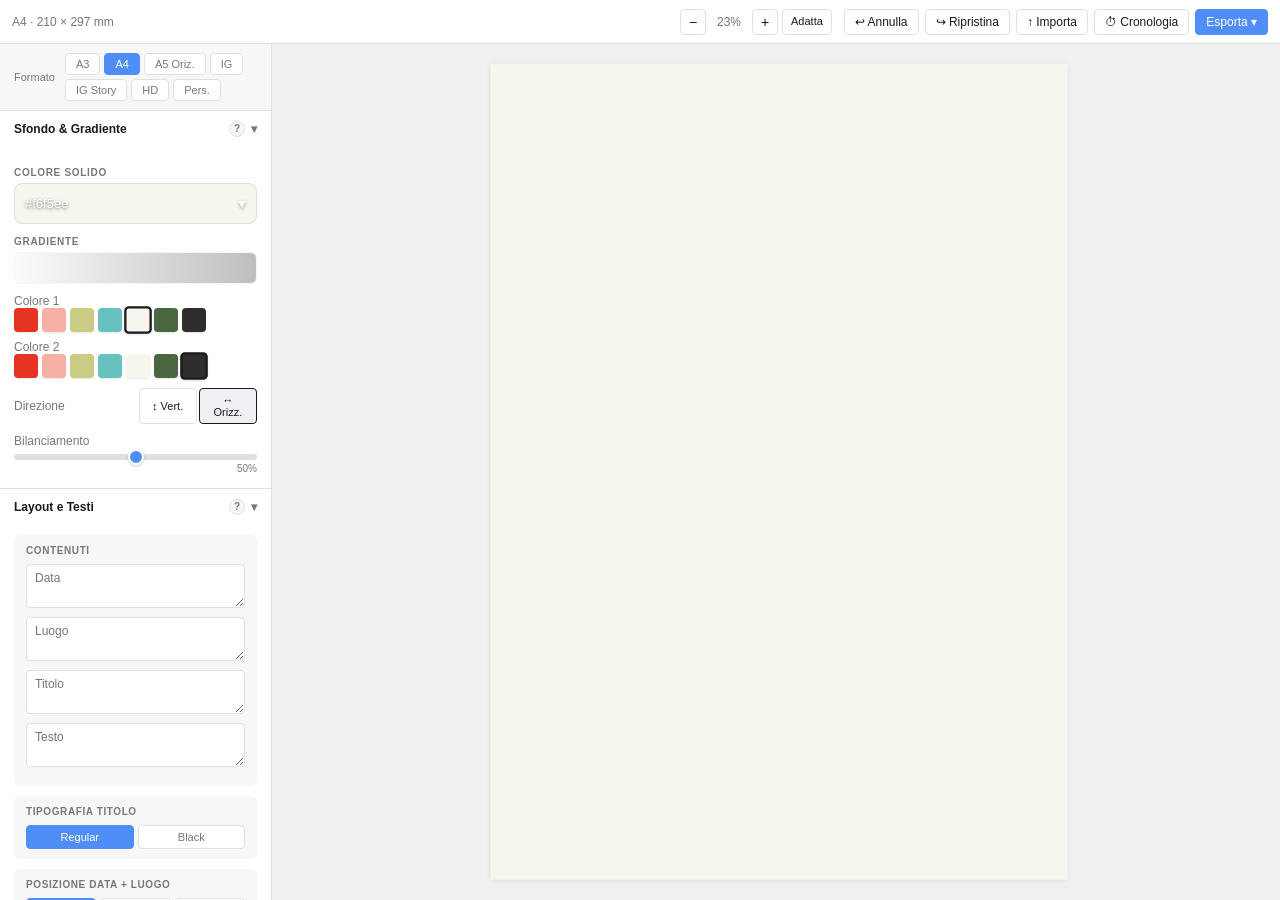
<file: index.html>
<!DOCTYPE html>
<html lang="it">
<head>
  <meta charset="UTF-8">
  <meta name="viewport" content="width=device-width, initial-scale=1.0">
  <title>Strumento Poster</title>
  <link rel="stylesheet" href="css/base.css">
  <link rel="stylesheet" href="css/editor.css">
</head>
<body>

  <!-- Loading overlay -->
  <div id="loading-overlay" class="loading-overlay">
    <div class="loading-inner">
      <div class="loading-spinner"></div>
      <span>Caricamento font…</span>
    </div>
  </div>

  <!-- ═══════════════════════════════════════════════ -->
  <!-- Editor                                         -->
  <!-- ═══════════════════════════════════════════════ -->
  <div id="screen-editor" class="screen active">

    <!-- Top Bar -->
    <div class="topbar">
      <span class="topbar-title" id="poster-size-label">210 × 297 mm</span>

      <div class="topbar-zoom">
        <button id="zoom-out" title="Zoom indietro">−</button>
        <span id="zoom-label">100%</span>
        <button id="zoom-in" title="Zoom avanti">+</button>
        <button id="zoom-fit" title="Adatta allo schermo">Adatta</button>
      </div>

      <div class="topbar-actions">
        <button id="btn-undo" class="topbar-btn" title="Annulla (Ctrl+Z)">↩ Annulla</button>
        <button id="btn-redo" class="topbar-btn" title="Ripristina (Ctrl+Y)">↪ Ripristina</button>
        <label class="topbar-btn" title="Importa JSON">
          ↑ Importa
          <input type="file" id="import-json-input" accept=".json" style="display:none">
        </label>
        <a class="topbar-btn" href="dashboard.html" title="Cronologia esportazioni">⏱ Cronologia</a>
        <div class="export-dropdown" id="export-dropdown">
          <button class="topbar-btn topbar-btn--accent" id="btn-export">Esporta ▾</button>
          <div class="export-menu" id="export-menu">
            <button data-format="png">PNG</button>
            <button data-format="pdf">PDF</button>
            <button data-format="json">JSON</button>
          </div>
        </div>
      </div>
    </div>

    <div class="editor-body">

      <!-- ═══════════════ LEFT PANEL ═══════════════ -->
      <aside class="left-panel" id="left-panel">

        <!-- Format Switcher -->
        <div class="size-switcher">
          <span class="size-switch-label">Formato</span>
          <div class="size-switch-btns">
            <button class="size-switch-btn" data-id="a3">A3</button>
            <button class="size-switch-btn" data-id="a4">A4</button>
            <button class="size-switch-btn" data-id="a5Landscape">A5 Oriz.</button>
            <button class="size-switch-btn" data-id="instagram">IG</button>
            <button class="size-switch-btn" data-id="instagramStory">IG Story</button>
            <button class="size-switch-btn" data-id="hd">HD</button>
            <button class="size-switch-btn" data-id="custom" id="btn-custom-toggle">Pers.</button>
          </div>
        </div>

        <!-- Custom size inputs -->
        <div class="custom-size-row" id="custom-size-row">
          <input type="number" id="custom-w" class="field-input" placeholder="L" min="10" max="2000" value="210">
          <span class="custom-sep">×</span>
          <input type="number" id="custom-h" class="field-input" placeholder="A" min="10" max="2000" value="297">
          <span class="custom-unit">mm</span>
          <button class="custom-apply-btn" id="btn-apply-custom">OK</button>
        </div>

        <!-- ── Sfondo ── -->
        <div class="panel-section" id="section-bg">
          <div class="section-header" data-target="section-bg-body">
            <span>Sfondo &amp; Gradiente</span>
            <div class="section-header-right">
              <button class="help-btn" data-tip="Clicca il pulsante colore per scegliere un colore solido dalla tavolozza. Nella sezione gradiente, scegli 2 colori, regola direzione e bilanciamento.">?</button>
              <span class="chevron">▾</span>
            </div>
          </div>
          <div class="section-body" id="section-bg-body">
            <div class="section-subheader">Colore solido</div>
            <div id="bg-solid-picker" class="swatch-group"></div>
            <div class="section-subheader" style="margin-top:12px">Gradiente</div>
            <div id="gradient-panel-container"></div>
          </div>
        </div>

        <!-- ── Layout e Testi ── -->
        <div class="panel-section" id="section-text">
          <div class="section-header" data-target="section-text-body">
            <span>Layout e Testi</span>
            <div class="section-header-right">
              <button class="help-btn" data-tip="Inserisci Data, Luogo, Titolo e Testo. Scegli posizione di Data+Luogo, tipografia del titolo (Regular/Black), dimensioni e colori.">?</button>
              <span class="chevron">▾</span>
            </div>
          </div>
          <div class="section-body" id="section-text-body">
            <div id="text-section-content"></div>
          </div>
        </div>

        <!-- ── Sfondo ── -->
        <div class="panel-section" id="section-library">
          <div class="section-header collapsed-hd" data-target="section-library-body">
            <span>Libreria</span>
            <div class="section-header-right">
              <button class="help-btn" data-tip="Clicca su una lettera per aggiungerla al canvas come elemento decorativo. Trascina la lettera sul canvas per spostarla.">?</button>
              <span class="chevron">▾</span>
            </div>
          </div>
          <div class="section-body collapsed" id="section-library-body">
            <div id="library-tabs-container"></div>
            <div id="overlay-controls"></div>
          </div>
        </div>

        <!-- ── Importa Logo ── -->
        <div class="panel-section" id="section-logoimport">
          <div class="section-header collapsed-hd" data-target="section-logoimport-body">
            <span>Importa Logo</span>
            <div class="section-header-right">
              <button class="help-btn" data-tip="Importa un logo PNG o SVG. I loghi si posizionano automaticamente in fondo alla pagina, distribuiti orizzontalmente.">?</button>
              <span class="chevron">▾</span>
            </div>
          </div>
          <div class="section-body collapsed" id="section-logoimport-body">
            <label class="upload-btn" style="display:block;text-align:center;width:100%;margin-bottom:8px">
              + Aggiungi logo
              <input type="file" id="add-logo-input" accept="image/png,image/svg+xml,.svg" style="display:none">
            </label>
            <div id="logo-controls"></div>
          </div>
        </div>

        <!-- ── QR Code ── -->
        <div class="panel-section" id="section-qr">
          <div class="section-header collapsed-hd" data-target="section-qr-body">
            <span>QR Code</span>
            <div class="section-header-right">
              <button class="help-btn" data-tip="Genera un QR code personalizzato. Inserisci un URL, regola dimensione e posizione.">?</button>
              <span class="chevron">▾</span>
            </div>
          </div>
          <div class="section-body collapsed" id="section-qr-body">
            <div id="qr-controls"></div>
          </div>
        </div>

        <!-- ── Sfondo Pattern ── -->
        <div class="panel-section" id="section-patternbg">
          <div class="section-header collapsed-hd" data-target="section-patternbg-body">
            <span>Sfondo Pattern</span>
            <div class="section-header-right">
              <button class="help-btn" data-tip="Sfondo decorativo a griglia con icone. Scegli colonne, righe, icona e colore, poi clicca Genera.">?</button>
              <span class="chevron">▾</span>
            </div>
          </div>
          <div class="section-body collapsed" id="section-patternbg-body">
            <div id="pattern-bg-controls"></div>
          </div>
        </div>

      </aside>

      <div class="sidebar-resize-handle" id="sidebar-resize-handle"></div>

      <!-- ═══════════════ CANVAS AREA ═══════════════ -->
      <main class="canvas-area" id="canvas-area">
        <div id="artboard">
          <canvas id="canvas"></canvas>
          <!-- Selection outline for letter overlays. DOM-rendered so exports
               stay clean and so it can follow the cursor smoothly during drag.
               JS toggles display + sets left/top/width/height in canvas-pixel
               coords (artboard is in canvas-pixel space). -->
          <div id="overlay-outline" class="overlay-outline" aria-hidden="true"></div>
        </div>
      </main>

    </div>
  </div>

  <!-- Hidden SVG for text measurement (getBBox) — needs large viewport for accurate rendering -->
  <svg id="measureSVG" xmlns="http://www.w3.org/2000/svg"
       style="position:absolute;top:-9999px;left:-9999px;opacity:0;pointer-events:none;width:4000px;height:200px;overflow:visible;">
  </svg>

  <!-- Scripts — plain (no type="module"), loaded in dependency order -->
  <script src="js/vendor/jspdf.umd.min.js"></script>
  <script src="js/font-data.js"></script>
  <script src="js/config.js"></script>
  <script src="js/assets.js"></script>
  <script src="js/wrap.js"></script>
  <script src="js/render.js"></script>
  <script src="js/qrcode.js"></script>
  <script src="js/app.js"></script>
  <script src="js/export.js"></script>

  <div id="tutorial-overlay" class="tutorial-overlay" style="display:none"></div>
</body>
</html>
</file>
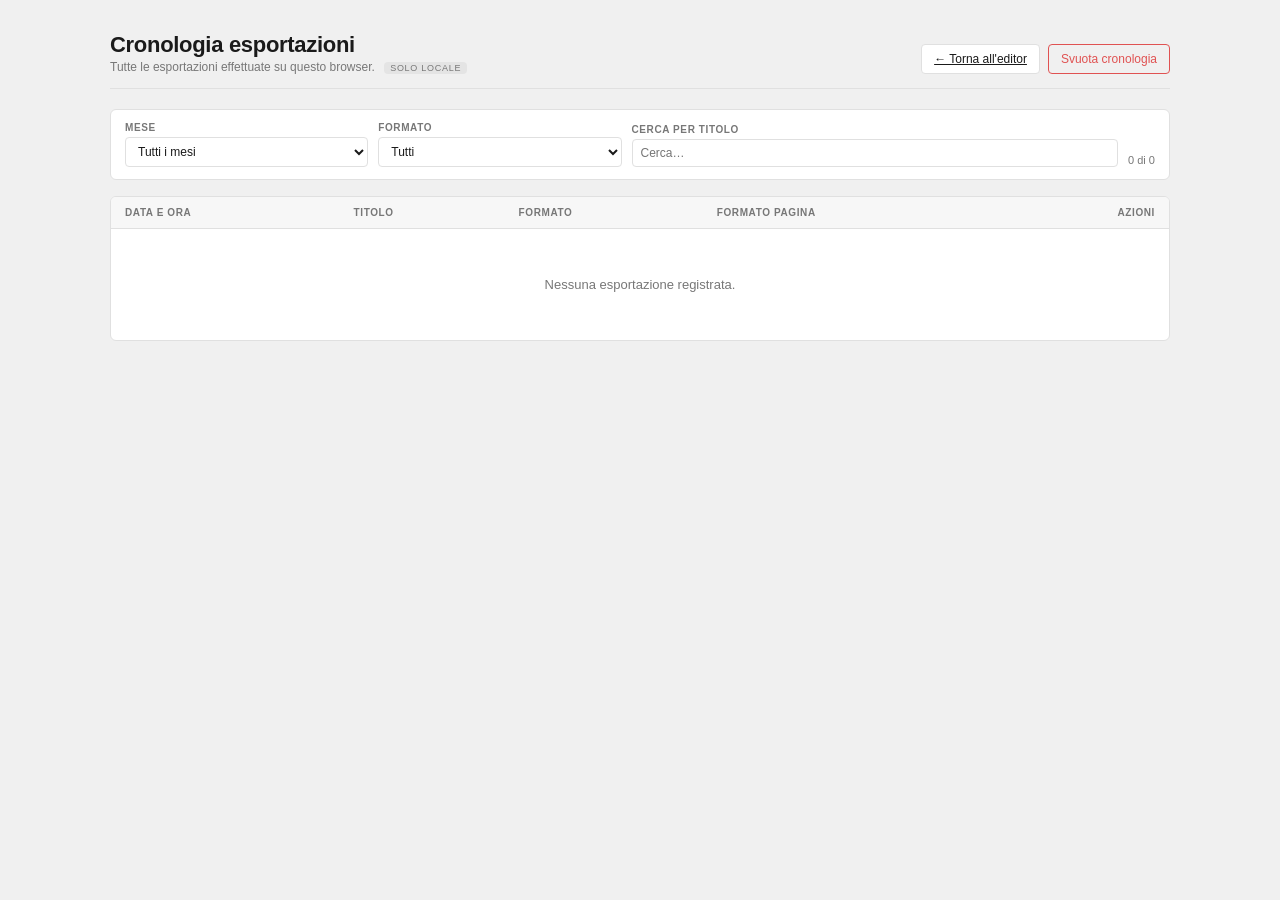
<file: dashboard.html>
<!DOCTYPE html>
<html lang="it">
<head>
  <meta charset="UTF-8">
  <meta name="viewport" content="width=device-width, initial-scale=1.0">
  <title>Cronologia esportazioni — Strumento Poster</title>
  <link rel="stylesheet" href="css/base.css">
  <style>
    /* Dashboard-specific overrides — base.css defines tokens (--accent, --border, --text, ...) */
    html, body { overflow: auto; }
    body {
      background: var(--bg-app);
      color: var(--text);
      font-family: -apple-system, BlinkMacSystemFont, 'Segoe UI', sans-serif;
      font-size: 13px;
    }

    .page {
      max-width: 1100px;
      margin: 32px auto;
      padding: 0 20px 64px;
    }

    .header {
      display: flex;
      justify-content: space-between;
      align-items: flex-end;
      gap: 16px;
      padding-bottom: 14px;
      border-bottom: 1px solid var(--border);
      margin-bottom: 20px;
      flex-wrap: wrap;
    }
    .header h1 { font-size: 22px; font-weight: 700; margin: 0 0 2px; letter-spacing: -0.3px; }
    .header p { color: var(--text-muted); margin: 0; font-size: 12px; }

    .btn {
      padding: 7px 12px;
      border: 1px solid var(--border);
      border-radius: var(--radius-sm);
      font-size: 12px;
      font-weight: 500;
      color: var(--text);
      background: var(--bg-panel);
      cursor: pointer;
      transition: background var(--transition), border-color var(--transition);
      display: inline-flex; align-items: center; gap: 6px;
      font-family: inherit;
    }
    .btn:hover { background: var(--bg-section-hov); border-color: #bbb; }
    .btn--accent { background: var(--accent); border-color: var(--accent); color: #fff; }
    .btn--accent:hover { background: var(--accent-hov); border-color: var(--accent-hov); }
    .btn--danger { color: var(--danger); border-color: var(--danger); background: transparent; }
    .btn--danger:hover { background: var(--danger); color: #fff; }

    .toolbar {
      display: flex; gap: 10px; flex-wrap: wrap;
      align-items: flex-end;
      padding: 12px 14px;
      background: var(--bg-panel);
      border: 1px solid var(--border);
      border-radius: var(--radius);
      margin-bottom: 16px;
    }
    .toolbar .field { display: flex; flex-direction: column; gap: 4px; flex: 1; min-width: 180px; }
    .toolbar label {
      font-size: 10px; text-transform: uppercase; letter-spacing: 0.06em;
      color: var(--text-muted); font-weight: 700;
    }
    .toolbar select, .toolbar input[type="text"] {
      padding: 6px 8px; border: 1px solid var(--border);
      border-radius: var(--radius-sm); font-size: 12px;
      font-family: inherit; color: var(--text);
      background: var(--bg-panel); outline: none;
      transition: border-color var(--transition);
    }
    .toolbar select:focus, .toolbar input[type="text"]:focus { border-color: var(--border-focus); }
    .toolbar .stretch { margin-left: auto; }

    .tablewrap {
      background: var(--bg-panel);
      border: 1px solid var(--border);
      border-radius: var(--radius);
      overflow: hidden;
    }
    table { width: 100%; border-collapse: collapse; }
    th, td { padding: 10px 14px; text-align: left; vertical-align: middle; }
    th {
      font-size: 10px; text-transform: uppercase; letter-spacing: 0.06em;
      color: var(--text-muted); font-weight: 700;
      background: var(--bg-section);
      border-bottom: 1px solid var(--border);
    }
    td { border-bottom: 1px solid var(--border); font-size: 13px; }
    tr:last-child td { border-bottom: none; }
    tr:hover td { background: var(--bg-section); }
    .col-actions { text-align: right; white-space: nowrap; }
    .col-actions .btn { padding: 4px 8px; font-size: 11px; }

    .badge {
      display: inline-block;
      padding: 2px 7px;
      border-radius: 999px;
      font-size: 10px;
      font-weight: 700;
      text-transform: uppercase;
      letter-spacing: 0.04em;
      background: var(--bg-section);
      color: var(--text-muted);
    }
    .badge--png  { background: rgba(34,197,94,0.12);  color: #16803c; }
    .badge--pdf  { background: rgba(239,68,68,0.12);  color: #b91c1c; }
    .badge--json { background: rgba(79,142,247,0.14); color: #1e57c8; }

    .empty {
      padding: 48px 16px;
      text-align: center;
      color: var(--text-muted);
      font-size: 13px;
    }

    .src {
      display: inline-block;
      font-size: 9px;
      text-transform: uppercase;
      letter-spacing: 0.08em;
      padding: 1px 6px;
      border-radius: 4px;
      margin-left: 6px;
      background: rgba(0,0,0,0.05);
      color: var(--text-muted);
    }

    /* Confirmation modal */
    .modal-backdrop {
      position: fixed; inset: 0;
      background: rgba(0,0,0,0.4);
      display: none;
      align-items: center; justify-content: center;
      z-index: 1000;
    }
    .modal-backdrop.show { display: flex; }
    .modal {
      background: var(--bg-panel);
      padding: 22px 26px;
      border-radius: var(--radius);
      max-width: 380px; width: 92%;
      box-shadow: 0 10px 40px rgba(0,0,0,0.18);
    }
    .modal h2 { margin: 0 0 6px; font-size: 16px; }
    .modal p { margin: 0 0 18px; color: var(--text-muted); font-size: 13px; }
    .modal-actions { display: flex; gap: 8px; justify-content: flex-end; }

    .toast {
      position: fixed;
      bottom: 18px; right: 18px;
      padding: 10px 18px;
      background: #1a1a1a; color: #fff;
      border-radius: var(--radius);
      font-size: 12px;
      box-shadow: 0 6px 22px rgba(0,0,0,0.18);
      transform: translateY(80px);
      transition: transform 0.25s cubic-bezier(0.175,0.885,0.32,1.275);
      z-index: 1100;
    }
    .toast.show { transform: translateY(0); }
  </style>
</head>
<body>
  <div class="page">
    <div class="header">
      <div>
        <h1>Cronologia esportazioni</h1>
        <p>Tutte le esportazioni effettuate su questo browser. <span id="src-info" class="src">solo locale</span></p>
      </div>
      <div style="display:flex; gap:8px;">
        <a href="index.html" class="btn">← Torna all'editor</a>
        <button class="btn btn--danger" id="btn-clear">Svuota cronologia</button>
      </div>
    </div>

    <div class="toolbar">
      <div class="field">
        <label for="filter-month">Mese</label>
        <select id="filter-month">
          <option value="all">Tutti i mesi</option>
        </select>
      </div>
      <div class="field">
        <label for="filter-format">Formato</label>
        <select id="filter-format">
          <option value="all">Tutti</option>
          <option value="png">PNG</option>
          <option value="pdf">PDF</option>
          <option value="json">JSON</option>
        </select>
      </div>
      <div class="field" style="flex:2">
        <label for="filter-search">Cerca per titolo</label>
        <input type="text" id="filter-search" placeholder="Cerca…">
      </div>
      <div class="stretch">
        <span id="count" style="font-size:11px;color:var(--text-muted)"></span>
      </div>
    </div>

    <div class="tablewrap">
      <table id="logs-table">
        <thead>
          <tr>
            <th>Data e ora</th>
            <th>Titolo</th>
            <th>Formato</th>
            <th>Formato pagina</th>
            <th class="col-actions">Azioni</th>
          </tr>
        </thead>
        <tbody id="logs-body"></tbody>
      </table>
      <div class="empty" id="empty" style="display:none">
        Nessuna esportazione registrata.
      </div>
    </div>
  </div>

  <!-- Confirm modal -->
  <div class="modal-backdrop" id="modal-backdrop">
    <div class="modal">
      <h2 id="modal-title">Sei sicuro?</h2>
      <p id="modal-text">Questa azione non può essere annullata.</p>
      <div class="modal-actions">
        <button class="btn" id="modal-cancel">Annulla</button>
        <button class="btn btn--accent" id="modal-ok">Conferma</button>
      </div>
    </div>
  </div>

  <div class="toast" id="toast"></div>

  <script>
    // ──────────────────────────────────────────────────────────────
    // State
    // ──────────────────────────────────────────────────────────────
    let allLogs = [];      // merged local + server
    let serverAvailable = false;
    const LS_KEY = 'poster_logs';

    // ──────────────────────────────────────────────────────────────
    // Helpers
    // ──────────────────────────────────────────────────────────────
    const $ = (id) => document.getElementById(id);

    function escHTML(s) {
      return String(s == null ? '' : s)
        .replace(/&/g,'&amp;').replace(/</g,'&lt;').replace(/>/g,'&gt;')
        .replace(/"/g,'&quot;').replace(/'/g,'&#39;');
    }

    function formatDate(iso) {
      if (!iso) return '—';
      // Accept ISO ('2026-01-01T...') or 'YYYY-MM-DD HH:MM:SS'
      const d = new Date(typeof iso === 'string' ? iso.replace(' ', 'T') : iso);
      if (isNaN(d)) return iso;
      return d.toLocaleString('it-IT');
    }

    function monthKey(iso) {
      if (typeof iso !== 'string') return '';
      // Take YYYY-MM regardless of separator (T or space)
      return iso.substring(0, 7);
    }

    function safeFilename(title) {
      return String(title || 'export').replace(/[/\\?%*:|"<>]/g, '-').trim().slice(0, 64) || 'export';
    }

    function showToast(msg) {
      const t = $('toast');
      t.textContent = msg;
      t.classList.add('show');
      clearTimeout(showToast._t);
      showToast._t = setTimeout(() => t.classList.remove('show'), 2500);
    }

    function confirmDialog(title, text) {
      return new Promise(resolve => {
        $('modal-title').textContent = title;
        $('modal-text').textContent = text;
        $('modal-backdrop').classList.add('show');
        const cleanup = (val) => {
          $('modal-backdrop').classList.remove('show');
          $('modal-cancel').onclick = null;
          $('modal-ok').onclick = null;
          resolve(val);
        };
        $('modal-cancel').onclick = () => cleanup(false);
        $('modal-ok').onclick     = () => cleanup(true);
      });
    }

    // ──────────────────────────────────────────────────────────────
    // Data loading — local + (optional) server, deduped by id
    // ──────────────────────────────────────────────────────────────
    function loadLocal() {
      try {
        const raw = localStorage.getItem(LS_KEY);
        const arr = raw ? JSON.parse(raw) : [];
        return Array.isArray(arr) ? arr.map(e => ({ ...e, _src: 'local' })) : [];
      } catch (e) {
        console.warn('[dashboard] localStorage read failed:', e);
        return [];
      }
    }

    async function loadServer() {
      try {
        // Try the dashboard endpoint first; fall back to none if 404 (static host).
        const res = await fetch('dashboard_api.php?action=list_logs&t=' + Date.now(), { cache: 'no-store' });
        if (!res.ok) return [];
        const data = await res.json();
        if (data.status !== 'success' || !Array.isArray(data.logs)) return [];
        serverAvailable = true;
        return data.logs.map(e => ({ ...e, _src: 'server' }));
      } catch (e) {
        return [];
      }
    }

    function mergeLogs(local, server) {
      // Dedupe by id, prefer the entry that has state attached.
      const map = new Map();
      const consider = (e) => {
        if (!e || e.id == null) return;
        const prev = map.get(e.id);
        if (!prev) { map.set(e.id, e); return; }
        // Prefer entry with state; otherwise keep first.
        if (!prev.state && e.state) map.set(e.id, e);
      };
      local.forEach(consider);
      server.forEach(consider);
      // Sort newest first
      return [...map.values()].sort((a, b) => {
        const ta = new Date(typeof a.timestamp === 'string' ? a.timestamp.replace(' ','T') : a.timestamp).getTime() || 0;
        const tb = new Date(typeof b.timestamp === 'string' ? b.timestamp.replace(' ','T') : b.timestamp).getTime() || 0;
        return tb - ta;
      });
    }

    async function reload() {
      const [local, server] = await Promise.all([Promise.resolve(loadLocal()), loadServer()]);
      allLogs = mergeLogs(local, server);
      $('src-info').textContent = serverAvailable ? 'locale + server' : 'solo locale';
      buildMonthFilter();
      render();
    }

    // ──────────────────────────────────────────────────────────────
    // Filtering / rendering
    // ──────────────────────────────────────────────────────────────
    function buildMonthFilter() {
      const sel = $('filter-month');
      const current = sel.value;
      const months = [...new Set(allLogs.map(l => monthKey(l.timestamp)).filter(Boolean))]
        .sort().reverse();
      const labels = { '01':'Gennaio','02':'Febbraio','03':'Marzo','04':'Aprile','05':'Maggio','06':'Giugno','07':'Luglio','08':'Agosto','09':'Settembre','10':'Ottobre','11':'Novembre','12':'Dicembre' };
      let html = '<option value="all">Tutti i mesi</option>';
      months.forEach(m => {
        const [y, mm] = m.split('-');
        html += `<option value="${m}">${labels[mm] || mm} ${y}</option>`;
      });
      sel.innerHTML = html;
      sel.value = months.includes(current) ? current : 'all';
    }

    function getFiltered() {
      const month  = $('filter-month').value;
      const format = $('filter-format').value;
      const search = $('filter-search').value.toLowerCase().trim();
      return allLogs.filter(l => {
        if (month  !== 'all' && monthKey(l.timestamp) !== month) return false;
        if (format !== 'all' && l.format !== format) return false;
        if (search && !String(l.title || '').toLowerCase().includes(search)) return false;
        return true;
      });
    }

    function render() {
      const tbody = $('logs-body');
      const filtered = getFiltered();
      $('count').textContent = `${filtered.length} di ${allLogs.length}`;

      if (filtered.length === 0) {
        tbody.innerHTML = '';
        $('empty').style.display = 'block';
        $('empty').textContent = allLogs.length === 0
          ? 'Nessuna esportazione registrata.'
          : 'Nessun risultato per i filtri selezionati.';
        return;
      }
      $('empty').style.display = 'none';

      tbody.innerHTML = filtered.map(l => {
        const fmt = String(l.format || '').toLowerCase();
        const fmtClass = (fmt === 'png' || fmt === 'pdf' || fmt === 'json') ? `badge--${fmt}` : '';
        return `
          <tr data-id="${escHTML(l.id)}">
            <td style="color:var(--text-muted)">
              ${escHTML(formatDate(l.timestamp))}
              <span class="src">${escHTML(l._src)}</span>
            </td>
            <td><strong>${escHTML(l.title || 'Senza Titolo')}</strong></td>
            <td><span class="badge ${fmtClass}">${escHTML(l.format || '—')}</span></td>
            <td style="color:var(--text-muted)">${escHTML(l.sizeId || '—')}</td>
            <td class="col-actions">
              ${l.state ? `<button class="btn" data-action="download">↓ JSON</button>` : ''}
              <button class="btn btn--danger" data-action="delete">Elimina</button>
            </td>
          </tr>`;
      }).join('');
    }

    // ──────────────────────────────────────────────────────────────
    // Actions
    // ──────────────────────────────────────────────────────────────
    function downloadEntry(entry) {
      if (!entry.state) {
        showToast('Questa voce non ha lo stato salvato.');
        return;
      }
      const filename = `${safeFilename(entry.title)}_${(entry.timestamp || '').replace(/[: ]/g, '-')}.json`;
      const blob = new Blob([JSON.stringify(entry.state, null, 2)], { type: 'application/json' });
      const url = URL.createObjectURL(blob);
      const a = document.createElement('a');
      a.href = url; a.download = filename; a.click();
      setTimeout(() => URL.revokeObjectURL(url), 5000);
    }

    async function deleteEntry(entry) {
      const ok = await confirmDialog('Elimina voce', `Vuoi davvero eliminare l'export di "${entry.title || 'Senza Titolo'}"?`);
      if (!ok) return;

      // Local removal
      try {
        const raw = localStorage.getItem(LS_KEY);
        const arr = raw ? JSON.parse(raw) : [];
        if (Array.isArray(arr)) {
          const next = arr.filter(e => String(e.id) !== String(entry.id));
          localStorage.setItem(LS_KEY, JSON.stringify(next));
        }
      } catch (e) { console.warn('[dashboard] local delete failed:', e); }

      // Server removal (best effort — only if server endpoint is present)
      if (serverAvailable) {
        try {
          await fetch(`dashboard_api.php?action=delete_log&id=${encodeURIComponent(entry.id)}`, { cache: 'no-store' });
        } catch (e) { /* ignore */ }
      }

      showToast('Voce eliminata.');
      reload();
    }

    async function clearAll() {
      const ok = await confirmDialog('Svuota cronologia', 'Verranno rimosse TUTTE le voci da questo browser. Procedere?');
      if (!ok) return;
      try { localStorage.removeItem(LS_KEY); } catch (e) {}
      if (serverAvailable) {
        try { await fetch('dashboard_api.php?action=clear_logs', { cache: 'no-store' }); } catch (e) {}
      }
      showToast('Cronologia svuotata.');
      reload();
    }

    // Event delegation for table actions
    $('logs-body').addEventListener('click', (e) => {
      const btn = e.target.closest('button[data-action]');
      if (!btn) return;
      const tr = btn.closest('tr');
      if (!tr) return;
      const id = tr.dataset.id;
      const entry = allLogs.find(l => String(l.id) === String(id));
      if (!entry) return;
      if (btn.dataset.action === 'download') downloadEntry(entry);
      if (btn.dataset.action === 'delete')   deleteEntry(entry);
    });

    // Filter listeners
    $('filter-month').addEventListener('change', render);
    $('filter-format').addEventListener('change', render);
    $('filter-search').addEventListener('input', render);
    $('btn-clear').addEventListener('click', clearAll);

    // Init
    reload();
  </script>
</body>
</html>
</file>
<file: css/base.css>
/* ── Design Tokens ─────────────────────────────────────── */
:root {
  --bg-app:        #f0f0f0;
  --bg-panel:      #ffffff;
  --bg-section:    #f7f7f7;
  --bg-section-hov:#eef0f3;
  --border:        #e0e0e0;
  --border-focus:  #4f8ef7;
  --text:          #1a1a1a;
  --text-muted:    #777777;
  --accent:        #4f8ef7;
  --accent-hov:    #3a7de8;
  --danger:        #e05252;
  --paper-shadow:  0 4px 24px rgba(0,0,0,0.12), 0 1px 4px rgba(0,0,0,0.08);
  --radius:        6px;
  --radius-sm:     4px;
  --panel-w:       272px;
  --topbar-h:      44px;
  --transition:    0.15s ease;
}

/* ── Reset ─────────────────────────────────────────────── */
*, *::before, *::after { box-sizing: border-box; margin: 0; padding: 0; }

html, body {
  height: 100%;
  font-family: -apple-system, BlinkMacSystemFont, 'Segoe UI', sans-serif;
  font-size: 13px;
  color: var(--text);
  background: var(--bg-app);
  overflow: hidden;
}

/* ── Screen switcher ───────────────────────────────────── */
.screen { display: none; }
.screen.active { display: flex; flex-direction: column; height: 100vh; }

/* ── Buttons ───────────────────────────────────────────── */
button {
  font-family: inherit;
  font-size: 13px;
  cursor: pointer;
  border: none;
  background: none;
}

/* ── Field rows (shared panel inputs) ─────────────────── */
.field-row {
  display: flex;
  align-items: center;
  gap: 8px;
  padding: 5px 0;
}

.field-label {
  flex: 1;
  color: var(--text-muted);
  font-size: 12px;
}

.field-input {
  width: 72px;
  padding: 4px 6px;
  border: 1px solid var(--border);
  border-radius: var(--radius-sm);
  font-size: 12px;
  font-family: inherit;
  color: var(--text);
  background: var(--bg-panel);
  outline: none;
  transition: border-color var(--transition);
}
.field-input:focus { border-color: var(--border-focus); }

.field-color {
  width: 32px;
  height: 24px;
  padding: 1px;
  border: 1px solid var(--border);
  border-radius: var(--radius-sm);
  cursor: pointer;
  background: none;
}

/* ── Unified slider design (covers all <input type="range">) ── */
input[type="range"],
.field-range {
  -webkit-appearance: none;
  appearance: none;
  width: 100%;
  flex: 1;
  height: 6px;
  background: var(--border);
  border-radius: 999px;
  border: none;
  outline: none;
  cursor: pointer;
  accent-color: var(--accent);
  transition: background 0.1s ease;
}
input[type="range"]::-webkit-slider-runnable-track,
.field-range::-webkit-slider-runnable-track {
  height: 6px;
  background: transparent;
  border-radius: 999px;
}
input[type="range"]::-moz-range-track,
.field-range::-moz-range-track {
  height: 6px;
  background: var(--border);
  border-radius: 999px;
  border: none;
}
input[type="range"]::-webkit-slider-thumb,
.field-range::-webkit-slider-thumb {
  -webkit-appearance: none;
  appearance: none;
  width: 16px;
  height: 16px;
  margin-top: -5px; /* center 16px thumb on 6px track */
  border-radius: 50%;
  background: var(--accent);
  border: 2px solid #fff;
  box-shadow: 0 1px 3px rgba(0,0,0,0.2);
  cursor: pointer;
  transition: transform 0.1s ease, box-shadow 0.1s ease;
}
input[type="range"]::-moz-range-thumb,
.field-range::-moz-range-thumb {
  width: 16px;
  height: 16px;
  border-radius: 50%;
  background: var(--accent);
  border: 2px solid #fff;
  box-shadow: 0 1px 3px rgba(0,0,0,0.2);
  cursor: pointer;
  transition: transform 0.1s ease, box-shadow 0.1s ease;
}
input[type="range"]:hover::-webkit-slider-thumb,
.field-range:hover::-webkit-slider-thumb {
  transform: scale(1.15);
  box-shadow: 0 2px 6px rgba(0,0,0,0.25);
}
input[type="range"]:hover::-moz-range-thumb,
.field-range:hover::-moz-range-thumb {
  transform: scale(1.15);
  box-shadow: 0 2px 6px rgba(0,0,0,0.25);
}
input[type="range"]:focus-visible,
.field-range:focus-visible {
  outline: 2px solid var(--accent);
  outline-offset: 2px;
}
input[type="range"]:disabled,
.field-range:disabled {
  opacity: 0.5;
  cursor: not-allowed;
}

.field-range-val {
  font-size: 11px;
  color: var(--text-muted);
  min-width: 30px;
  text-align: right;
}

/* ── Toggle switch ─────────────────────────────────────── */
.toggle {
  position: relative;
  display: inline-flex;
  cursor: pointer;
}
.toggle input { opacity: 0; width: 0; height: 0; position: absolute; }
.toggle-track {
  width: 32px;
  height: 18px;
  border-radius: 9px;
  background: var(--border);
  transition: background var(--transition);
  position: relative;
}
.toggle-track::after {
  content: '';
  position: absolute;
  top: 2px;
  left: 2px;
  width: 14px;
  height: 14px;
  border-radius: 50%;
  background: #fff;
  box-shadow: 0 1px 3px rgba(0,0,0,0.2);
  transition: transform var(--transition);
}
.toggle input:checked + .toggle-track { background: var(--accent); }
.toggle input:checked + .toggle-track::after { transform: translateX(14px); }

/* ── Swatch palette ─────────────────────────────────────── */
.swatch-group {
  display: flex;
  flex-direction: column;
  gap: 5px;
}
.swatch-chip {
  display: flex;
  align-items: center;
  gap: 8px;
  padding: 5px 8px;
  border: 1px solid var(--border);
  border-radius: var(--radius);
  cursor: pointer;
  background: var(--bg-panel);
  transition: border-color var(--transition), box-shadow var(--transition);
  user-select: none;
}
.swatch-chip:hover { border-color: #bbb; }
.swatch-chip.selected {
  border-color: var(--text);
  box-shadow: 0 0 0 2px rgba(0,0,0,0.15);
}
.swatch-box {
  width: 18px;
  height: 18px;
  border-radius: var(--radius-sm);
  border: 1px solid rgba(0,0,0,0.1);
  flex-shrink: 0;
}
.swatch-name {
  font-size: 12px;
  color: var(--text);
}
.swatch-box--gradient {
  width: 56px;
}

/* ── Section sub-header ─────────────────────────────────── */
.section-subheader {
  font-size: 10px;
  font-weight: 600;
  color: var(--text-muted);
  text-transform: uppercase;
  letter-spacing: 0.07em;
  margin: 10px 0 5px;
}

/* ── Control groups (sidebar grouping) ──────────────────── */
.ctrl-group {
  background: var(--bg-section);
  border-radius: var(--radius);
  padding: 10px 12px;
  margin-bottom: 10px;
}
.ctrl-group-label {
  font-size: 10px;
  font-weight: 700;
  color: var(--text-muted);
  text-transform: uppercase;
  letter-spacing: 0.06em;
  margin-bottom: 8px;
}
.ctrl-btn-group {
  display: flex;
  gap: 4px;
  margin-bottom: 6px;
}
.ctrl-btn-group:last-child { margin-bottom: 0; }
.ctrl-btn {
  flex: 1;
  padding: 5px 8px;
  border: 1px solid var(--border);
  border-radius: var(--radius-sm);
  font-size: 11px;
  font-weight: 500;
  color: var(--text-muted);
  background: var(--bg-panel);
  cursor: pointer;
  transition: background var(--transition), color var(--transition), border-color var(--transition);
  white-space: nowrap;
}
.ctrl-btn:hover { background: var(--bg-section-hov); color: var(--text); }
.ctrl-btn.active {
  background: var(--accent);
  border-color: var(--accent);
  color: #fff;
}
.ctrl-toggle-row {
  display: flex;
  align-items: center;
  gap: 8px;
  margin-bottom: 6px;
}
.ctrl-toggle-row:last-child { margin-bottom: 0; }
.ctrl-toggle-label {
  font-size: 12px;
  color: var(--text);
}
.ctrl-slider-row {
  display: flex;
  align-items: center;
  gap: 8px;
  margin-bottom: 6px;
}
.ctrl-slider-row:last-child { margin-bottom: 0; }
.ctrl-slider-label {
  flex: 1;
  font-size: 12px;
  color: var(--text-muted);
}
.ctrl-slider-val {
  font-size: 11px;
  color: var(--text-muted);
  min-width: 36px;
  text-align: right;
  font-variant-numeric: tabular-nums;
}

/* ── Textarea for poster text ────────────────────────────── */
.poster-textarea {
  width: 100%;
  min-height: 44px;
  resize: vertical;
  padding: 6px 8px;
  border: 1px solid var(--border);
  border-radius: var(--radius-sm);
  font-size: 12px;
  font-family: inherit;
  color: var(--text);
  background: var(--bg-panel);
  outline: none;
  transition: border-color var(--transition);
  margin-bottom: 6px;
}
.poster-textarea:focus { border-color: var(--border-focus); }

/* ── Slider row (uses unified slider style above) ───────── */
.slider-row {
  display: flex;
  flex-direction: column;
  gap: 3px;
  padding: 4px 0;
}

/* ── Layout buttons ─────────────────────────────────────── */
.layout-btns {
  display: flex;
  flex-wrap: wrap;
  gap: 4px;
  margin-bottom: 10px;
}
.layout-btn {
  padding: 4px 8px;
  border: 1px solid var(--border);
  border-radius: var(--radius-sm);
  font-size: 11px;
  font-weight: 500;
  color: var(--text-muted);
  background: var(--bg-panel);
  cursor: pointer;
  transition: background var(--transition), color var(--transition), border-color var(--transition);
  white-space: nowrap;
}
.layout-btn:hover { background: var(--bg-section-hov); color: var(--text); }
.layout-btn.active {
  background: var(--text);
  border-color: var(--text);
  color: #fff;
}

/* ── Background image row ───────────────────────────────── */
.bg-image-row {
  display: flex;
  gap: 6px;
  margin-top: 8px;
}

/* ── Letter library grid ────────────────────────────────── */
.letter-grid {
  display: grid;
  grid-template-columns: repeat(2, 1fr);
  gap: 4px;
  margin-bottom: 10px;
}
.letter-btn {
  padding: 10px 4px;
  border: 1px solid var(--border);
  border-radius: var(--radius-sm);
  font-size: 18px;
  font-family: 'QSci', sans-serif;
  font-weight: 400;
  color: var(--text);
  background: var(--bg-panel);
  cursor: pointer;
  text-align: center;
  transition: background var(--transition), border-color var(--transition), color var(--transition);
}
.letter-btn:hover {
  background: var(--bg-section-hov);
  border-color: var(--accent);
  color: var(--accent);
}

/* ── Overlay controls ───────────────────────────────────── */
.overlay-controls {
  margin-top: 4px;
  padding-top: 10px;
  border-top: 1px solid var(--border);
}
.overlay-hdr {
  font-size: 12px;
  font-weight: 600;
  color: var(--text);
  margin-bottom: 8px;
}
.overlay-hint {
  font-size: 11px;
  color: var(--text-muted);
  padding: 4px 0;
}
.overlay-del-btn {
  width: 100%;
  margin-top: 8px;
  padding: 6px 10px;
  border: 1px solid var(--border);
  border-radius: var(--radius-sm);
  font-size: 12px;
  color: var(--danger);
  background: transparent;
  cursor: pointer;
  transition: background var(--transition), border-color var(--transition);
  text-align: center;
}
.overlay-del-btn:hover { background: var(--bg-section-hov); border-color: var(--danger); }

/* ── Position grid ──────────────────────────────────────── */
.pos-element-section {
  margin-bottom: 14px;
}
.pos-element-label {
  font-weight: 600;
  margin-bottom: 5px;
}
.pos-grid {
  display: grid;
  grid-template-columns: repeat(3, 1fr);
  gap: 4px;
}
.pos-btn {
  padding: 8px 4px;
  border: 1px solid var(--border);
  border-radius: var(--radius-sm);
  font-size: 16px;
  color: var(--text-muted);
  background: var(--bg-panel);
  cursor: pointer;
  text-align: center;
  transition: background var(--transition), border-color var(--transition), color var(--transition);
}
.pos-btn:hover { background: var(--bg-section-hov); color: var(--text); }
.pos-btn.active {
  background: var(--text);
  border-color: var(--text);
  color: #fff;
}

/* ── Loading overlay ─────────────────────────────────────── */
.loading-overlay {
  position: fixed;
  inset: 0;
  background: var(--bg-app);
  z-index: 9999;
  display: flex;
  align-items: center;
  justify-content: center;
}
.loading-inner {
  display: flex;
  align-items: center;
  gap: 12px;
  font-size: 13px;
  color: var(--text-muted);
}
@keyframes spin { to { transform: rotate(360deg); } }
.loading-spinner {
  width: 18px;
  height: 18px;
  border: 2px solid var(--border);
  border-top-color: var(--accent);
  border-radius: 50%;
  animation: spin 0.7s linear infinite;
}
</file>
<file: css/editor.css>
/* ── Screen 2: Editor ──────────────────────────────────── */

#screen-editor {
  background: var(--bg-app);
  height: 100vh;
  overflow: hidden;
}

/* ── Top bar ───────────────────────────────────────────── */
.topbar {
  height: var(--topbar-h);
  background: var(--bg-panel);
  border-bottom: 1px solid var(--border);
  display: flex;
  align-items: center;
  gap: 12px;
  padding: 0 12px;
  flex-shrink: 0;
  z-index: 10;
}

.topbar-back {
  color: var(--text-muted);
  font-size: 12px;
  padding: 4px 8px;
  border: 1px solid var(--border);
  border-radius: var(--radius-sm);
  transition: color var(--transition), border-color var(--transition);
}
.topbar-back:hover { color: var(--text); border-color: #bbb; }

.topbar-title {
  font-size: 12px;
  color: var(--text-muted);
  flex: 1;
}

.topbar-zoom {
  display: flex;
  align-items: center;
  gap: 4px;
}

.topbar-zoom button {
  width: 26px;
  height: 26px;
  border: 1px solid var(--border);
  border-radius: var(--radius-sm);
  color: var(--text);
  font-size: 14px;
  line-height: 1;
  transition: background var(--transition);
}
.topbar-zoom button:hover { background: var(--bg-section); }

#zoom-label {
  font-size: 12px;
  color: var(--text-muted);
  min-width: 38px;
  text-align: center;
}

#zoom-fit {
  font-size: 11px;
  padding: 0 8px;
  width: auto;
}

/* ── Editor body ───────────────────────────────────────── */
.editor-body {
  display: flex;
  height: calc(100vh - var(--topbar-h));
  overflow: hidden;
}

/* ── Left panel ────────────────────────────────────────── */
.left-panel {
  width: var(--panel-w);
  flex-shrink: 0;
  background: var(--bg-panel);
  border-right: 1px solid var(--border);
  overflow-y: auto;
  overflow-x: hidden;
}

/* Thin scrollbar */
.left-panel::-webkit-scrollbar { width: 4px; }
.left-panel::-webkit-scrollbar-track { background: transparent; }
.left-panel::-webkit-scrollbar-thumb { background: var(--border); border-radius: 2px; }

/* ── Sidebar resize handle ──────────────────────────────── */
.sidebar-resize-handle {
  width: 6px;
  flex-shrink: 0;
  cursor: col-resize;
  background: transparent;
  transition: background 0.15s;
}
.sidebar-resize-handle:hover,
.sidebar-resize-handle:active {
  background: var(--accent);
}

/* ── Panel sections (accordion) ────────────────────────── */
.panel-section {
  border-bottom: 1px solid var(--border);
}

.section-header {
  display: flex;
  align-items: center;
  justify-content: space-between;
  padding: 10px 14px;
  cursor: pointer;
  font-size: 12px;
  font-weight: 600;
  color: var(--text);
  background: var(--bg-panel);
  user-select: none;
  transition: background var(--transition);
}
.section-header:hover { background: var(--bg-section-hov); }

.chevron {
  font-size: 12px;
  color: var(--text-muted);
  transition: transform var(--transition);
  display: inline-block;
}
.section-header.collapsed-hd .chevron { transform: rotate(-90deg); }

.section-body {
  padding: 10px 14px 14px;
  overflow: hidden;
  background: var(--bg-panel);
}
.section-body.collapsed { display: none; }

/* ── Canvas area ───────────────────────────────────────── */
/* ── Canvas area (artboard host) ────────────────────────── */
.canvas-area {
  flex: 1;
  overflow: hidden;
  position: relative;
  background: var(--bg-app);
  cursor: grab;
}
.canvas-area:active { cursor: grabbing; }

#artboard {
  position: absolute;
  top: 50%;
  left: 50%;
  transform-origin: 0 0;
  will-change: transform;
  line-height: 0;
  /* Compositor-only transform — no layout paint on zoom/pan */
  transform: translateZ(0);
}

#canvas {
  display: block;
  box-shadow: var(--paper-shadow);
  background: #fff;
}

/* Selection outline for letter overlays.
   Lives inside #artboard (same coordinate space as canvas pixels), so JS sets
   left/top/width/height directly in canvas px. Border scales with the artboard
   transform — that matches the previous SVG-rect behavior. */
.overlay-outline {
  position: absolute;
  display: none;
  pointer-events: none;
  border: 2px solid #4f8ef7;
  border-radius: 3px;
  box-sizing: border-box;
  z-index: 2;
}
.overlay-outline.visible { display: block; }

/* ── Format size switcher ───────────────────────────────── */
.size-switcher {
  display: flex;
  align-items: center;
  gap: 10px;
  padding: 9px 14px;
  border-bottom: 1px solid var(--border);
  background: var(--bg-section);
  flex-shrink: 0;
}
.size-switch-label {
  font-size: 11px;
  color: var(--text-muted);
  white-space: nowrap;
}
.size-switch-btns {
  display: flex;
  flex-wrap: wrap;
  gap: 4px;
}
.size-switch-btn {
  padding: 4px 10px;
  border: 1px solid var(--border);
  border-radius: var(--radius-sm);
  font-size: 11px;
  font-weight: 500;
  color: var(--text-muted);
  background: var(--bg-panel);
  cursor: pointer;
  transition: background var(--transition), color var(--transition), border-color var(--transition);
}
.size-switch-btn:hover { background: var(--bg-section-hov); color: var(--text); }
.size-switch-btn.active {
  background: var(--accent);
  border-color: var(--accent);
  color: #fff;
}

/* ── Upload / image buttons ─────────────────────────────── */
.upload-btn {
  flex: 1;
  padding: 6px 10px;
  border: 1px solid var(--border);
  border-radius: var(--radius-sm);
  font-size: 12px;
  color: var(--text);
  background: var(--bg-panel);
  cursor: pointer;
  transition: background var(--transition), border-color var(--transition);
  text-align: center;
  display: inline-block;
}
.upload-btn:hover { background: var(--bg-section-hov); border-color: #bbb; }
.upload-btn--ghost {
  background: transparent;
  color: var(--text-muted);
}
.upload-btn--ghost:hover { background: var(--bg-section-hov); color: var(--text); }

/* ── Section header right group ─────────────────────── */
.section-header-right {
  display: flex;
  align-items: center;
  gap: 6px;
}

/* ── Help button ────────────────────────────────────── */
.help-btn {
  width: 16px;
  height: 16px;
  border-radius: 50%;
  border: 1px solid var(--border);
  font-size: 10px;
  font-weight: 700;
  color: var(--text-muted);
  background: var(--bg-section);
  display: inline-flex;
  align-items: center;
  justify-content: center;
  cursor: help;
  flex-shrink: 0;
  line-height: 1;
  transition: background var(--transition), color var(--transition), border-color var(--transition);
}
.help-btn:hover {
  background: var(--accent);
  color: #fff;
  border-color: var(--accent);
}

/* ── Help popover ────────────────────────────────────── */
.help-popover {
  position: fixed;
  z-index: 9999;
  max-width: 220px;
  padding: 8px 12px;
  background: #1a1a1a;
  color: #f5f5f5;
  font-size: 12px;
  line-height: 1.5;
  border-radius: var(--radius);
  box-shadow: 0 4px 16px rgba(0,0,0,0.25);
  pointer-events: none;
}

/* ── Custom size row ─────────────────────────────────── */
.custom-size-row {
  display: none;
  align-items: center;
  gap: 6px;
  padding: 8px 14px;
  background: var(--bg-section);
  border-bottom: 1px solid var(--border);
  flex-wrap: wrap;
}
.custom-size-row.visible { display: flex; }
.custom-size-row .field-input { width: 56px; text-align: center; }
.custom-sep, .custom-unit {
  font-size: 12px;
  color: var(--text-muted);
}
.custom-apply-btn {
  padding: 4px 10px;
  border: 1px solid var(--accent);
  border-radius: var(--radius-sm);
  font-size: 11px;
  font-weight: 600;
  color: var(--accent);
  background: transparent;
  cursor: pointer;
  transition: background var(--transition), color var(--transition);
}
.custom-apply-btn:hover {
  background: var(--accent);
  color: #fff;
}

/* ── Topbar actions (import + export) ───────────────── */
.topbar-actions {
  display: flex;
  align-items: center;
  gap: 6px;
}

.topbar-btn {
  padding: 5px 10px;
  border: 1px solid var(--border);
  border-radius: var(--radius-sm);
  font-size: 12px;
  font-weight: 500;
  color: var(--text);
  background: var(--bg-panel);
  cursor: pointer;
  white-space: nowrap;
  transition: background var(--transition), border-color var(--transition);
  display: inline-flex;
  align-items: center;
  text-decoration: none; /* applies when used on <a> */
}
a.topbar-btn { color: var(--text); }
.topbar-btn:hover { background: var(--bg-section-hov); border-color: #bbb; }
.topbar-btn--accent {
  background: var(--accent);
  border-color: var(--accent);
  color: #fff;
}
.topbar-btn--accent:hover { background: var(--accent-hov); border-color: var(--accent-hov); }

/* ── Export dropdown ────────────────────────────────── */
.export-dropdown {
  position: relative;
}

.export-menu {
  display: none;
  position: absolute;
  right: 0;
  top: calc(100% + 4px);
  background: var(--bg-panel);
  border: 1px solid var(--border);
  border-radius: var(--radius);
  box-shadow: 0 4px 16px rgba(0,0,0,0.12);
  z-index: 100;
  min-width: 100px;
  overflow: hidden;
}
.export-menu.open { display: block; }

.export-menu button {
  display: block;
  width: 100%;
  padding: 9px 16px;
  text-align: left;
  font-size: 13px;
  color: var(--text);
  background: none;
  border: none;
  cursor: pointer;
  transition: background var(--transition);
}
.export-menu button:hover { background: var(--bg-section-hov); }

/* ── Library tabs ────────────────────────────────────── */
.lib-tab-bar {
  display: flex;
  gap: 0;
  border-bottom: 1px solid var(--border);
  margin-bottom: 10px;
}
.lib-tab-btn {
  flex: 1;
  padding: 7px 4px;
  font-size: 11px;
  font-weight: 500;
  color: var(--text-muted);
  background: transparent;
  border: none;
  border-bottom: 2px solid transparent;
  cursor: pointer;
  transition: color var(--transition), border-color var(--transition);
}
.lib-tab-btn:hover { color: var(--text); }
.lib-tab-btn.active {
  color: var(--text);
  border-bottom-color: var(--accent);
}
.lib-tab-content {
  min-height: 40px;
}

/* ── Gradient Panel ───────────────────────────────── */
.gradient-btn {
  font-family: inherit;
  font-size: 13px;
  transition: border-color var(--transition), box-shadow var(--transition);
}
.gradient-btn:hover {
  border-color: var(--text-muted);
  box-shadow: 0 1px 4px rgba(0,0,0,0.08);
}

.gradient-panel {
  animation: gradFadeIn 0.15s ease;
}
@keyframes gradFadeIn {
  from { opacity: 0; transform: translateY(-4px); }
  to   { opacity: 1; transform: translateY(0); }
}

.gradient-panel button[data-hex] {
  transition: transform 0.12s ease, border-color 0.12s ease, box-shadow 0.12s ease;
}
.gradient-panel button[data-hex]:hover {
  transform: scale(1.2) !important;
  box-shadow: 0 2px 6px rgba(0,0,0,0.2);
  z-index: 1;
}

/* ── Shape controls ──────────────────────────────────── */
.shape-grid {
  display: flex;
  flex-wrap: wrap;
  gap: 6px;
}
.shape-chip {
  width: 28px;
  height: 28px;
  border: 1px solid var(--border);
  border-radius: var(--radius-sm);
  background: var(--bg-panel);
  cursor: pointer;
  display: flex;
  align-items: center;
  justify-content: center;
  font-size: 16px;
  transition: background var(--transition), border-color var(--transition);
}
.shape-chip:hover { background: var(--bg-section-hov); border-color: #bbb; }

/* ── Image filter controls ────────────────────────────── */
.filter-sliders {
  margin-top: 6px;
  padding-top: 6px;
  border-top: 1px solid var(--border);
}
.filter-preset-btn {
  padding: 3px 6px;
  margin: 2px;
  border: 1px solid var(--border);
  border-radius: var(--radius-sm);
  font-size: 10px;
  color: var(--text-muted);
  background: transparent;
  cursor: pointer;
  transition: background var(--transition), border-color var(--transition);
}
.filter-preset-btn:hover { background: var(--bg-section-hov); border-color: #bbb; }
.filter-preset-btn.active {
  background: var(--accent);
  border-color: var(--accent);
  color: #fff;
}

/* ── Logo import ──────────────────────────────────────── */
.logo-import-row {
  display: flex;
  gap: 4px;
  align-items: center;
  margin-top: 6px;
  flex-wrap: wrap;
}
.logo-thumb {
  width: 48px;
  height: 36px;
  border-radius: var(--radius-sm);
  border: 1px solid var(--border);
  object-fit: contain;
  background: var(--bg-section);
  flex-shrink: 0;
}
.logo-thumb {
  width: 36px;
  height: 36px;
  border-radius: var(--radius-sm);
  border: 1px solid var(--border);
  object-fit: contain;
  background: var(--bg-section);
}

/* ── Pattern Editor Modal ──────────────────────────────── */
.pattern-editor-overlay {
  position: fixed;
  inset: 0;
  z-index: 9998;
  background: rgba(0,0,0,0.55);
  backdrop-filter: blur(3px);
  display: flex;
  align-items: center;
  justify-content: center;
  animation: pgFadeIn 0.2s ease;
}
@keyframes pgFadeIn { from { opacity: 0; } to { opacity: 1; } }

.pg-modal {
  position: relative;
  z-index: 1;
  width: 95vw;
  max-width: 1200px;
  height: 90vh;
  background: var(--bg-panel);
  border-radius: 14px;
  box-shadow: 0 20px 60px rgba(0,0,0,0.25);
  border: 1px solid var(--border);
  display: flex;
  flex-direction: column;
  overflow: hidden;
}

.pg-hdr {
  display: flex;
  align-items: center;
  gap: 10px;
  padding: 10px 16px;
  border-bottom: 1px solid var(--border);
  flex-shrink: 0;
  background: #fff;
}

.pg-title {
  font-size: 14px;
  font-weight: 600;
  color: var(--text);
  flex: 1;
}

.pg-dims-sidebar {
  display: flex;
  gap: 8px;
  align-items: center;
  font-size: 11px;
  color: var(--text-muted);
}
.pg-dims-sidebar label { display: flex; align-items: center; gap: 4px; }

.pg-num {
  width: 48px;
  padding: 3px 5px;
  border: 1px solid var(--border);
  border-radius: var(--radius-sm);
  font-size: 11px;
  text-align: center;
  font-family: inherit;
  color: var(--text);
}

.pg-zoom-sidebar {
  display: flex;
  flex-direction: column;
  gap: 4px;
  font-size: 11px;
  color: var(--text-muted);
}
.pg-zoom-sidebar button {
  padding: 3px 8px;
  border: 1px solid var(--border);
  border-radius: var(--radius-sm);
  font-size: 11px;
  background: #fff;
  cursor: pointer;
}
.pg-zoom-sidebar button:hover { background: var(--bg-section-hov); }

.pg-help-btn {
  width: 28px; height: 28px;
  border-radius: 50%;
  border: 1px solid var(--border);
  font-size: 14px;
  font-weight: 700;
  color: var(--text-muted);
  background: transparent;
  cursor: pointer;
  display: flex;
  align-items: center;
  justify-content: center;
}
.pg-help-btn:hover { background: var(--accent); color: #fff; border-color: var(--accent); }

.pg-color-picker { margin-top: 2px; }

.pg-close {
  width: 28px; height: 28px;
  border-radius: 50%;
  border: 1px solid var(--border);
  font-size: 16px;
  color: var(--text-muted);
  background: transparent;
  cursor: pointer;
  display: flex;
  align-items: center;
  justify-content: center;
}
.pg-close:hover { background: var(--danger); color: #fff; border-color: var(--danger); }

.pg-body {
  flex: 1;
  display: grid;
  grid-template-columns: 220px 1fr;
  min-height: 0;
  background: #f1f5f9;
}

.pg-sidebar {
  padding: 12px;
  background: #fff;
  border-right: 1px solid var(--border);
  overflow-y: auto;
}
.pg-sidebar::-webkit-scrollbar { width: 4px; }
.pg-sidebar::-webkit-scrollbar-thumb { background: var(--border); border-radius: 2px; }

/* Main area */
.pg-main {
  position: relative;
  overflow: hidden;
  min-height: 0;
}
.pg-desk {
  width: 100%;
  height: 100%;
  overflow: auto;
  background: #e2e8f0;
  display: flex;
  align-items: center;
  justify-content: center;
}
.pg-artboard {
  position: relative;
  background: #fff;
  box-shadow: 0 4px 20px rgba(0,0,0,0.12);
  flex-shrink: 0;
}
.pg-preview {
  position: absolute;
  top: 0; left: 0;
  width: 100%; height: 100%;
  overflow: hidden;
  opacity: 0.35;
  pointer-events: none;
  z-index: 0;
}
.pg-preview svg {
  width: 100%;
  height: 100%;
}

/* Glyph palette */
.pg-palette {
  display: grid;
  grid-template-columns: repeat(auto-fill, minmax(32px, 1fr));
  gap: 4px;
}

.pg-glyph {
  aspect-ratio: 1/1;
  display: flex;
  align-items: center;
  justify-content: center;
  border: 1px solid var(--border);
  border-radius: 6px;
  cursor: pointer;
  background: #fff;
  transition: border-color 0.15s, background 0.15s, transform 0.1s;
  color: var(--text);
  overflow: hidden;
}
.pg-glyph svg { width: 100%; height: 100%; pointer-events: none; }
.pg-glyph:hover { border-color: var(--accent); transform: translateY(-1px); }
.pg-glyph--sel {
  border-color: var(--accent);
  background: rgba(79,142,247,0.1);
  box-shadow: 0 0 0 1px var(--accent);
}
.pg-glyph--eraser { color: #e05252; }

/* Color chips */

.pg-grid {
  background: transparent;
  display: grid;
  align-content: start;
  transform-origin: 0 0;
  position: absolute;
  z-index: 1;
  top: 0;
  left: 0;
}

/* Grid cells */
.pg-cell {
  outline: 1px solid rgba(0,0,0,0.06);
  border: none;
  position: relative;
  overflow: hidden;
  user-select: none;
  background: transparent;
  cursor: crosshair;
  min-width: 0;
}
.pg-cell:hover { background: rgba(79,142,247,0.05); }
.pg-cell svg { display: block; width: 100%; height: 100%; }

/* Footer */
.pg-footer {
  display: flex;
  gap: 6px;
  padding: 10px 16px;
  border-top: 1px solid var(--border);
  flex-shrink: 0;
  background: #fff;
  justify-content: flex-end;
}
.pg-footer .upload-btn { flex: unset; padding: 6px 14px; }
.pg-footer .topbar-btn { flex: unset; padding: 6px 16px; }

@media (max-width: 768px) {
  .pg-body { grid-template-columns: 1fr; grid-template-rows: auto 1fr; }
  .pg-sidebar { display: flex; gap: 10px; overflow-x: auto; padding: 8px; max-height: 120px; }
  .pg-palette { display: flex; flex-wrap: nowrap; }
  .pg-glyph { flex-shrink: 0; width: 32px; height: 32px; }
}

/* Pattern Tutorial */
.pattern-tutorial{position:absolute;top:0;left:0;right:0;bottom:0;z-index:1000;pointer-events:none}
.pt-backdrop{position:absolute;top:0;left:0;right:0;bottom:0;background:rgba(0,0,0,0.3);pointer-events:auto}
.pt-tooltip{position:fixed;background:#fff;border-radius:12px;box-shadow:0 8px 30px rgba(0,0,0,0.2);padding:16px 20px;max-width:320px;z-index:1001;pointer-events:auto;opacity:0;transform:translateY(8px);transition:opacity .2s,transform .2s}
.pt-header{font-weight:700;font-size:14px;color:#4f8ef7;margin-bottom:8px}
.pt-body{font-size:13px;color:#302d2e;line-height:1.5;margin-bottom:14px}
.pt-footer{display:flex;align-items:center;justify-content:space-between}
.pt-footer-right{display:flex;gap:8px}
.pt-btn{padding:6px 14px;border-radius:6px;border:1px solid #d1d5db;font-size:12px;cursor:pointer;background:#fff;color:#302d2e;transition:background .15s;pointer-events:auto}
.pt-btn:hover{background:#f3f4f6}
.pt-btn:disabled{opacity:.4;cursor:default}
.pt-btn--primary{background:#4f8ef7;color:#fff;border-color:#4f8ef7}
.pt-btn--primary:hover{opacity:.9}
.pt-highlight{position:relative;z-index:1002;box-shadow:0 0 0 3px #4f8ef7,0 0 0 5px rgba(79,142,247,0.3);border-radius:6px;transition:box-shadow .2s}
</file>
